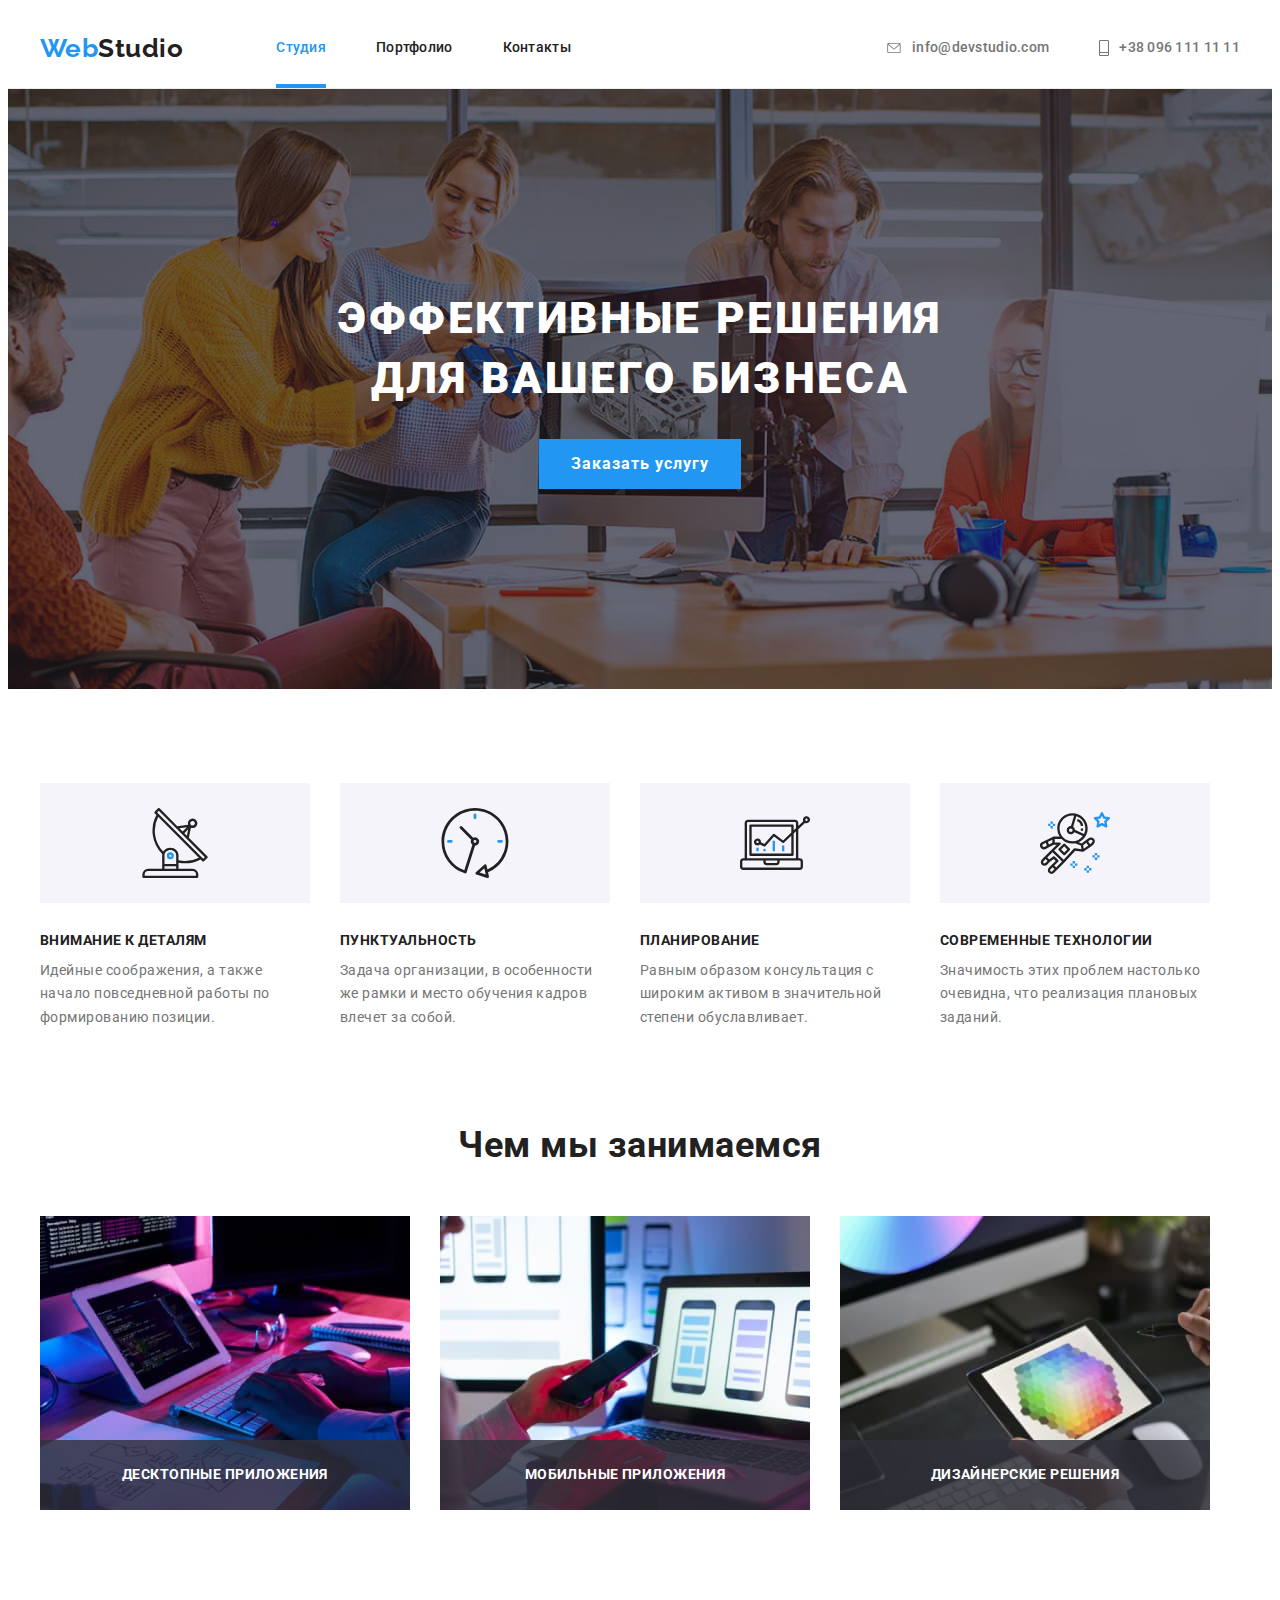
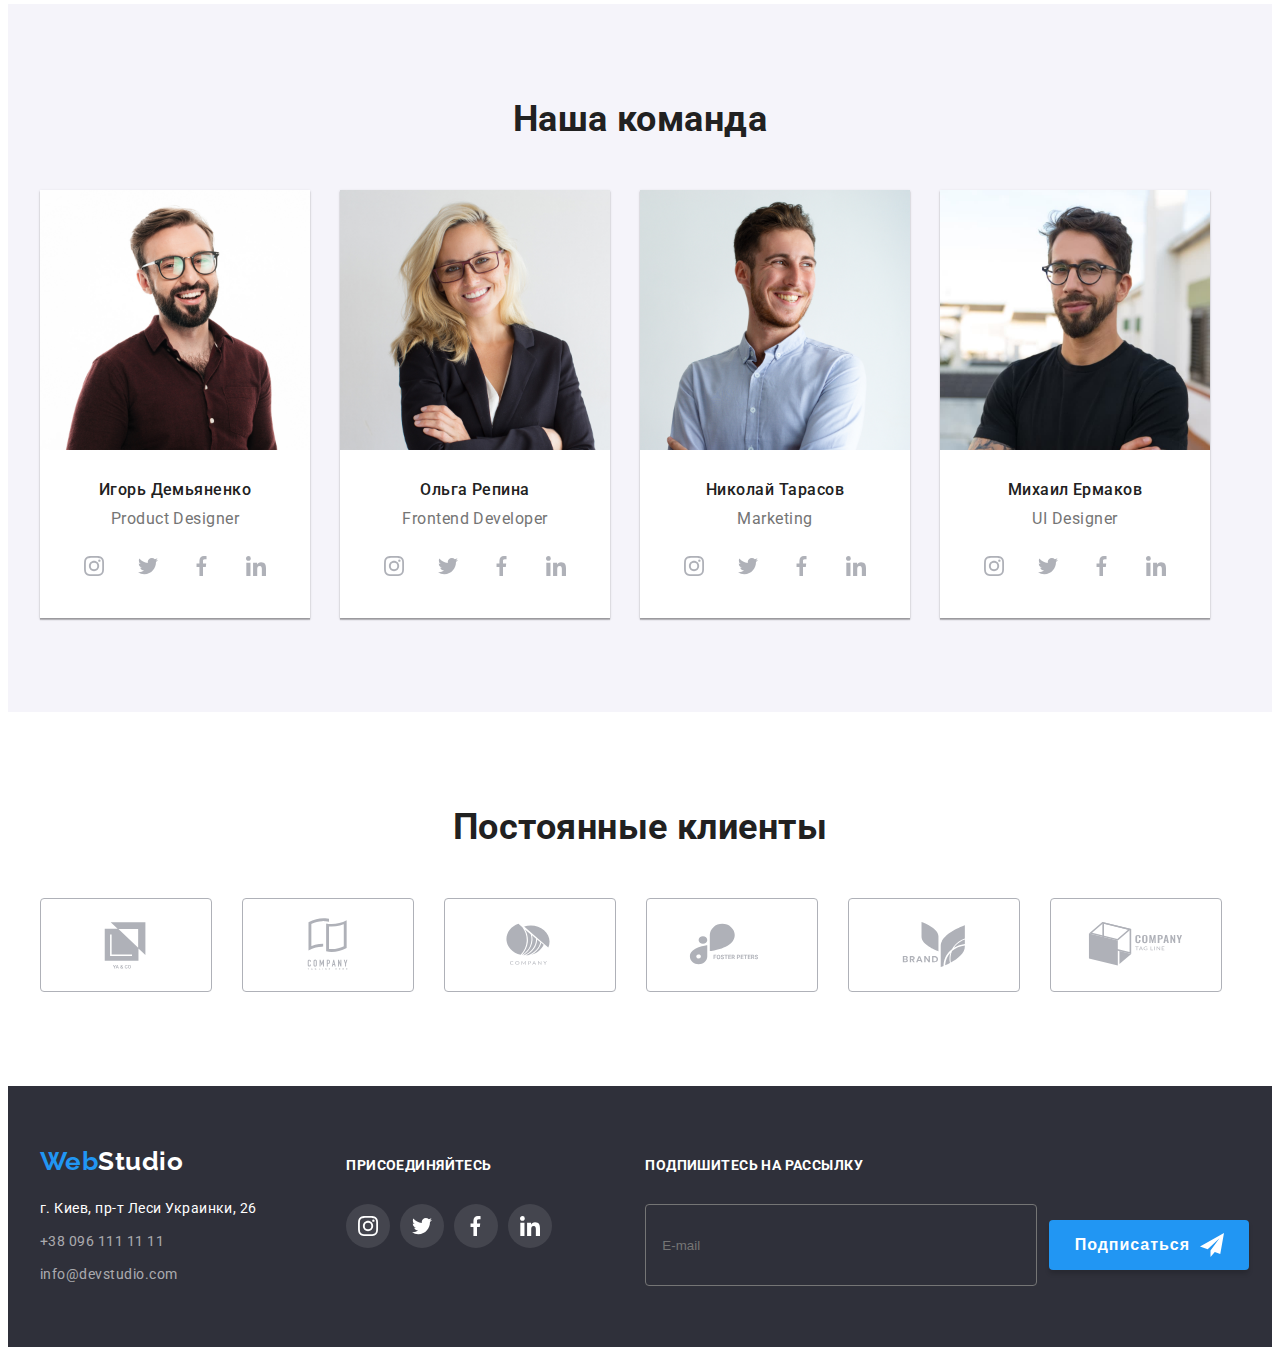
<file: index.html>
<!DOCTYPE html>
<html lang="ru">
  <head>
    <meta charset="utf-8" />
    <title>HTML5 це просто!</title>
    <link
      rel="stylesheet"
      href="https://cdnjs.cloudflare.com/ajax/libs/modern-normalize/1.1.0/modern-normalize.min.css"
      integrity="sha512-wpPYUAdjBVSE4KJnH1VR1HeZfpl1ub8YT/NKx4PuQ5NmX2tKuGu6U/JRp5y+Y8XG2tV+wKQpNHVUX03MfMFn9Q=="
      crossorigin="anonymous"
      referrerpolicy="no-referrer"
    />
    <link rel="stylesheet" href="./styles.css" />

    <link
      href="https://fonts.googleapis.com/css2?family=Raleway:wght@700&family=Roboto:wght@400;500;700;900&display=swap"
      rel="stylesheet"
    />
  </head>
  <body>
    <header class="">
      <!--Begin header-->
      <div class="header container">
        <nav>
          <a href="./index.html" aria-label="Логотип WebStudio" class="logo-web"
            ><span class="web">Web</span>Studio</a
          >
          <ul class="nav-list">
            <!--Begin nav-list-->
            <li><a href="./index.html" class="nav-item active">Студия</a></li>
            <li><a href="./portfolio.html" class="nav-item">Портфолио</a></li>
            <li><a href="" class="nav-item">Контакты</a></li>
            <!--End nav-list-->
          </ul>
        </nav>
        <ul class="kontakt-list">
          <li>
            <a href="mailto:info@devstudio.com">
              <svg class="mail" width="16" height="10">
                <use href="./images/svg/symbol-defs.svg#icon-mail"></use>
              </svg>
              info@devstudio.com</a
            >
          </li>
          <li>
            <a href="tel:+380961111111">
              <svg class="tel" width="10" height="16">
                <use href="./images/svg/symbol-defs.svg#icon-tel"></use>
              </svg>
              +38 096 111 11 11
            </a>
          </li>
        </ul>
      </div>
      <!--End header-->
    </header>
    <main>
      <section class="hero section">
        <!--Begin hero-content-->
        <div class="hero-content container">
          <h1>Эффективные решения для вашего бизнеса</h1>
          <button class="hero-btn" type="button" data-modal-open>
            Заказать услугу
          </button>
        </div>
        <!--Begin backdrop-->
        <div class="backdrop is-hidden" data-modal>
          <!--Begin modal-wrapper-->
          <div class="modal-wrapper">
            <button type="button" class="modal-btn" data-modal-close>
              <svg class="modal-btn-icon" width="11" height="11">
                <use
                  href="./images/modal_svg/symbol-defs_min.svg#icon-close"
                ></use>
              </svg>
            </button>
            <!--Begin label-block-->
            <div class="label-block">
              <h3 class="modal-title">
                Оставьте свои данные, мы вам перезвоним
              </h3>
              <!--Begin label-block-->
              <div class="modal-label">
                <!--Begin form-field-->

                <label class="form-label" for="modal-name">
                  <span class="form-title">Имя</span>

                  <input
                    id="modal-name"
                    class="modal-input"
                    type="text"
                    name="name"
                    placeholder=" "
                  />
                  <svg class="modal-icon">
                    <use
                      href="./images/modal_svg/symbol-defs_min.svg#icon-name"
                    ></use>
                  </svg>
                </label>

                <label class="form-label" for="modal-tel">
                  <span class="form-title">Телефон</span>
                  <svg class="modal-icon">
                    <use
                      href="./images/modal_svg/symbol-defs_min.svg#icon-tel"
                    ></use>
                  </svg>
                  <input
                    id="modal-tel"
                    class="modal-input"
                    type="tel"
                    name="tel"
                    placeholder=" "
                  />
                </label>

                <label class="form-label" for="modal-mail">
                  <span class="form-title">Почта</span>
                  <svg class="modal-icon">
                    <use
                      href="./images/modal_svg/symbol-defs_min.svg#icon-email"
                    ></use>
                  </svg>
                  <input
                    id="modal-mail"
                    class="modal-input"
                    type="email"
                    name="mail"
                    placeholder=" "
                  />
                </label>

                <label class="form-label"
                  ><span class="form-title">Комментарий</span>
                  <textarea
                    class="modal-textarea"
                    placeholder="Введите текст"
                  ></textarea>
                </label>
                <label class="form-label label-checkbox" for="modal-checkbox">
                  <input
                    class="form-checkbox visually-hidden"
                    type="checkbox"
                    name="checkbox"
                    id="modal-checkbox"
                  />
                  <span class="custom-checkbox">
                    <svg class="icon-checkbox">
                      <use
                        href="./images/modal_svg/symbol-defs_min.svg#icon-check"
                      ></use>
                    </svg>
                  </span>

                  <span class="checkbox-text"
                    >Соглашаюсь с рассылкой и принимаю
                    <a class="checkbox-text checkbox-link"
                      >Условия договора</a
                    ></span
                  >
                </label>
                <button type="submit" class="form-btn">Отправить</button>
              </div>
              <!--End label-block-->
            </div>
            <!--End label-block-->
          </div>
          <!--End modal-wrapper-->
        </div>
        <!--End backdrop-->
        <!--End hero-content-->
      </section>
      <section class="quality section">
        <!--Begin container-->
        <div class="container">
          <h2 class="visually-hidden">Качества фирмы</h2>
          <ul>
            <li>
              <div class="quality-block">
                <svg class="quality-icon">
                  <use href="./images/svg/symbol-defs.svg#icon-ant"></use>
                </svg>
              </div>
              <h3>Внимание к деталям</h3>
              <p>
                Идейные соображения, а также начало повседневной работы по
                формированию позиции.
              </p>
            </li>
            <li>
              <div class="quality-block">
                <svg class="quality-icon">
                  <use href="./images/svg/symbol-defs.svg#icon-clock"></use>
                </svg>
              </div>
              <h3>Пунктуальность</h3>
              <p>
                Задача организации, в особенности же рамки и место обучения
                кадров влечет за собой.
              </p>
            </li>
            <li>
              <div class="quality-block">
                <svg class="quality-icon">
                  <use href="./images/svg/symbol-defs.svg#icon-diag"></use>
                </svg>
              </div>
              <h3>Планирование</h3>
              <p>
                Равным образом консультация с широким активом в значительной
                степени обуславливает.
              </p>
            </li>
            <li>
              <div class="quality-block">
                <svg class="quality-icon">
                  <use href="./images/svg/symbol-defs.svg#icon-astro"></use>
                </svg>
              </div>
              <h3>Современные технологии</h3>
              <p>
                Значимость этих проблем настолько очевидна, что реализация
                плановых заданий.
              </p>
            </li>
          </ul>
        </div>
        <!--End container-->
      </section>
      <section class="section work">
        <!--Begin container-->
        <div class="container">
          <h2>Чем мы занимаемся</h2>
          <ul>
            <li class="work-link">
              <img
                src="./images/main_page/what_we_will_do/1.jpg"
                width="370"
                alt="Опис занять на фірмі"
              />
              <p>Десктопные приложения</p>
            </li>
            <li class="work-link">
              <img
                src="./images/main_page/what_we_will_do/2.jpg"
                width="370"
                alt="Опис занять на фірмі"
              />
              <p>Мобильные приложения</p>
            </li>
            <li class="work-link">
              <img
                src="./images/main_page/what_we_will_do/3.jpg"
                width="370"
                alt="Опис занять на фірмі"
              />
              <p>Дизайнерские решения</p>
            </li>
          </ul>
        </div>
        <!--End container-->
      </section>
      <section class="team section">
        <!--Begin -->
        <div class="container">
          <h2>Наша команда</h2>
          <ul>
            <li class="team-block">
              <img
                src="./images/main_page/our_members/1.jpg"
                width="270"
                alt="Перший член команди"
              />
              <!--Begin team-text-->
              <div class="team-text">
                <h3>Игорь Демьяненко</h3>
                <p lang="en">Product Designer</p>
                <ul class="team-link">
                  <li>
                    <a href="">
                      <svg class="team-icon">
                        <use
                          href="./images/svg/symbol-defs.svg#icon-inst"
                        ></use>
                      </svg>
                    </a>
                  </li>
                  <li>
                    <a href="">
                      <svg class="team-icon">
                        <use
                          href="./images/svg/symbol-defs.svg#icon-twitter"
                        ></use>
                      </svg>
                    </a>
                  </li>
                  <li>
                    <a href="">
                      <svg class="team-icon">
                        <use
                          href="./images/svg/symbol-defs.svg#icon-face"
                        ></use>
                      </svg>
                    </a>
                  </li>
                  <li>
                    <a href="">
                      <svg class="team-icon">
                        <use
                          href="./images/svg/symbol-defs.svg#icon-link"
                        ></use>
                      </svg>
                    </a>
                  </li>
                </ul>
              </div>
              <!--End team-text-->
            </li>
            <li class="team-block">
              <img
                src="./images/main_page/our_members/2.jpg"
                width="270"
                alt="Другий член команди"
              />
              <!--Begin team-text-->
              <div class="team-text">
                <h3>Ольга Репина</h3>
                <p lang="en">Frontend Developer</p>
                <ul class="team-link">
                  <li>
                    <a href="">
                      <svg class="team-icon">
                        <use
                          href="./images/svg/symbol-defs.svg#icon-inst"
                        ></use>
                      </svg>
                    </a>
                  </li>
                  <li>
                    <a href="">
                      <svg class="team-icon">
                        <use
                          href="./images/svg/symbol-defs.svg#icon-twitter"
                        ></use>
                      </svg>
                    </a>
                  </li>
                  <li>
                    <a href="">
                      <svg class="team-icon">
                        <use
                          href="./images/svg/symbol-defs.svg#icon-face"
                        ></use>
                      </svg>
                    </a>
                  </li>
                  <li>
                    <a href="">
                      <svg class="team-icon">
                        <use
                          href="./images/svg/symbol-defs.svg#icon-link"
                        ></use>
                      </svg>
                    </a>
                  </li>
                </ul>
              </div>
              <!--End team-text-->
            </li>
            <li class="team-block">
              <img
                src="./images/main_page/our_members/3.jpg"
                width="270"
                alt="Третій член команди"
              />
              <!--Begin team-text-->
              <div class="team-text">
                <h3>Николай Тарасов</h3>
                <p lang="en">Marketing</p>
                <ul class="team-link">
                  <li>
                    <a href="">
                      <svg class="team-icon">
                        <use
                          href="./images/svg/symbol-defs.svg#icon-inst"
                        ></use>
                      </svg>
                    </a>
                  </li>
                  <li>
                    <a href="">
                      <svg class="team-icon">
                        <use
                          href="./images/svg/symbol-defs.svg#icon-twitter"
                        ></use>
                      </svg>
                    </a>
                  </li>
                  <li>
                    <a href="">
                      <svg class="team-icon">
                        <use
                          href="./images/svg/symbol-defs.svg#icon-face"
                        ></use>
                      </svg>
                    </a>
                  </li>
                  <li>
                    <a href="">
                      <svg class="team-icon">
                        <use
                          href="./images/svg/symbol-defs.svg#icon-link"
                        ></use>
                      </svg>
                    </a>
                  </li>
                </ul>
              </div>
              <!--End team-text-->
            </li>
            <li class="team-block">
              <img
                src="./images/main_page/our_members/4.jpg"
                width="270"
                alt="Четвертий член команди"
              />
              <!--Begin team-text-->
              <div class="team-text">
                <h3>Михаил Ермаков</h3>
                <p>UI Designer</p>
                <ul class="team-link">
                  <li>
                    <a href="">
                      <svg class="team-icon">
                        <use
                          href="./images/svg/symbol-defs.svg#icon-inst"
                        ></use>
                      </svg>
                    </a>
                  </li>
                  <li>
                    <a href="">
                      <svg class="team-icon">
                        <use
                          href="./images/svg/symbol-defs.svg#icon-twitter"
                        ></use>
                      </svg>
                    </a>
                  </li>
                  <li>
                    <a href="">
                      <svg class="team-icon">
                        <use
                          href="./images/svg/symbol-defs.svg#icon-face"
                        ></use>
                      </svg>
                    </a>
                  </li>
                  <li>
                    <a href="">
                      <svg class="team-icon">
                        <use
                          href="./images/svg/symbol-defs.svg#icon-link"
                        ></use>
                      </svg>
                    </a>
                  </li>
                </ul>
              </div>
              <!--End team-text-->
            </li>
          </ul>
        </div>
        <!--End -->
      </section>
      <section class="clients section">
        <div class="container">
          <h2>Постоянные клиенты</h2>
          <ul class="clients-list">
            <li class="">
              <a href="" class="">
                <svg width="" class="clients-icon">
                  <use href="./images/svg/symbol-defs.svg#icon-Logo1"></use>
                </svg>
              </a>
            </li>
            <li>
              <a href="">
                <svg width="" class="clients-icon">
                  <use href="./images/svg/symbol-defs.svg#icon-Logo2"></use>
                </svg>
              </a>
            </li>
            <li>
              <a href="">
                <svg width="" class="clients-icon">
                  <use href="./images/svg/symbol-defs.svg#icon-Logo3"></use>
                </svg>
              </a>
            </li>
            <li>
              <a href="">
                <svg width="" class="clients-icon">
                  <use href="./images/svg/symbol-defs.svg#icon-Logo4"></use>
                </svg>
              </a>
            </li>
            <li>
              <a href="">
                <svg width="" class="clients-icon">
                  <use href="./images/svg/symbol-defs.svg#icon-Logo5"></use>
                </svg>
              </a>
            </li>
            <li>
              <a href="">
                <svg width="" class="clients-icon">
                  <use href="./images/svg/symbol-defs.svg#icon-Logo6"></use>
                </svg>
              </a>
            </li>
          </ul>
        </div>
      </section>
    </main>
    <footer>
      <!--Begin -->
      <div class="footer container footer-block">
        <!--Begin footer-text-->
        <div class="footer-text">
          <a class="footer-logo logo-web" href=""
            ><span class="web">Web</span>Studio</a
          >
          <address>
            <p>г. Киев, пр-т Леси Украинки, 26</p>
            <!--Begin footer-info-->
            <ul class="footer-info">
              <li><a href="tel:+380961111111">+38 096 111 11 11</a></li>
              <li>
                <a href="mailto:info@devstudio.com">info@devstudio.com</a>
              </li>
            </ul>
            <!--End footer-info-->
          </address>
        </div>
        <div class="footer-links">
          <h3>присоединяйтесь</h3>
          <ul class="links">
            <li>
              <a href="">
                <svg class="team-icon">
                  <use href="./images/svg/symbol-defs.svg#icon-inst"></use>
                </svg>
              </a>
            </li>
            <li>
              <a href="">
                <svg class="team-icon">
                  <use href="./images/svg/symbol-defs.svg#icon-twitter"></use>
                </svg>
              </a>
            </li>
            <li>
              <a href="">
                <svg class="team-icon">
                  <use href="./images/svg/symbol-defs.svg#icon-face"></use>
                </svg>
              </a>
            </li>
            <li>
              <a href="">
                <svg class="team-icon">
                  <use href="./images/svg/symbol-defs.svg#icon-link"></use>
                </svg>
              </a>
            </li>
          </ul>
        </div>
        <!--End footer-text-->
        <div class="subscribe">
          <h3>Подпишитесь на рассылку</h3>
          <form class="subscribe-form">
            <label class="">
              <input
                class="subscribe-input"
                type="email"
                name="email"
                placeholder="E-mail"
              />
            </label>
            <button class="subscribe-btn" type="submit">
              Подписаться
              <svg class="subscribe-icon">
                <use
                  href="./images/modal_svg/symbol-defs_min.svg#icon-teleg"
                ></use>
              </svg>
            </button>
          </form>
        </div>
      </div>
      <!--End -->
    </footer>
    <script src="./js/modal.js"></script>
  </body>
</html>
</file>
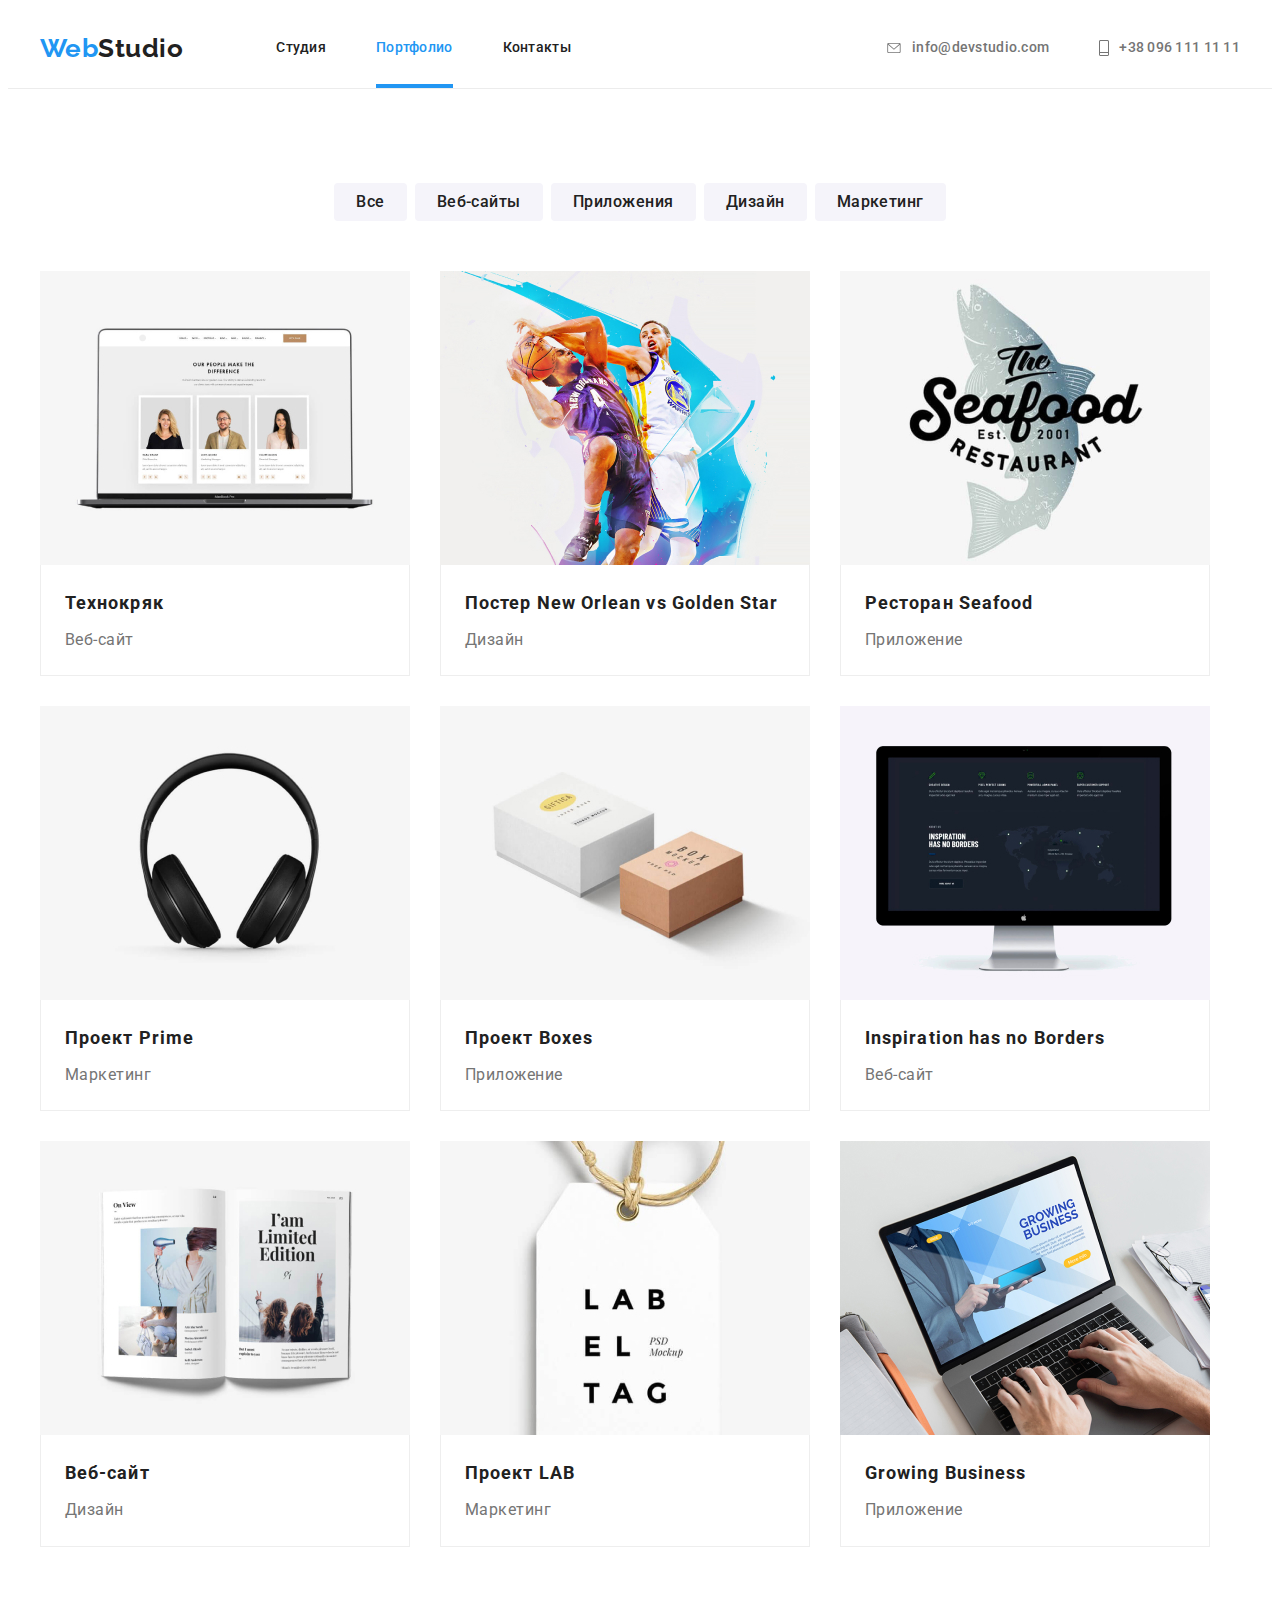
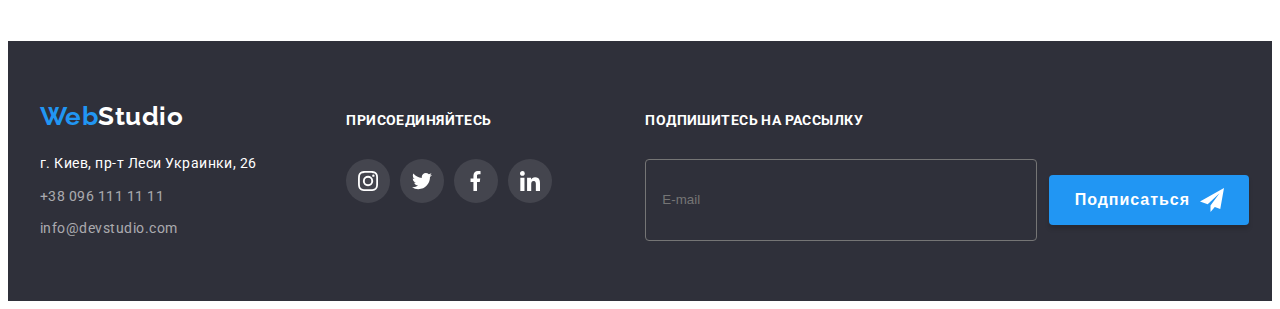
<file: portfolio.html>
<!DOCTYPE html>
<html lang="ru">
  <head>
    <meta charset="utf-8" />
    <title>Any Title</title>
    <link
      rel="stylesheet"
      href="https://cdnjs.cloudflare.com/ajax/libs/modern-normalize/1.1.0/modern-normalize.min.css"
      integrity="sha512-wpPYUAdjBVSE4KJnH1VR1HeZfpl1ub8YT/NKx4PuQ5NmX2tKuGu6U/JRp5y+Y8XG2tV+wKQpNHVUX03MfMFn9Q=="
      crossorigin="anonymous"
      referrerpolicy="no-referrer"
    />
    <link rel="stylesheet" href="./styles.css" />
    <link
      href="https://fonts.googleapis.com/css2?family=Raleway:wght@700&family=Roboto:wght@400;500;700;900&display=swap"
      rel="stylesheet"
    />
  </head>
  <body>
    <header class="">
      <!--Begin header-->
      <div class="header container">
        <nav>
          <a href="./index.html" aria-label="Логотип WebStudio" class="logo-web"
            ><span class="web">Web</span>Studio</a
          >
          <ul class="nav-list">
            <!--Begin nav-list-->
            <li><a href="./index.html" class="nav-item">Студия</a></li>
            <li>
              <a href="./portfolio.html" class="nav-item active">Портфолио</a>
            </li>
            <li><a href="" class="nav-item">Контакты</a></li>
            <!--End nav-list-->
          </ul>
        </nav>
        <ul class="kontakt-list">
          <li>
            <a href="mailto:info@devstudio.com">
              <svg class="mail" width="16" height="10">
                <use href="./images/svg/symbol-defs.svg#icon-mail"></use>
              </svg>
              info@devstudio.com</a
            >
          </li>
          <li>
            <a href="tel:+380961111111">
              <svg class="tel" width="10" height="16">
                <use href="./images/svg/symbol-defs.svg#icon-tel"></use>
              </svg>
              +38 096 111 11 11
            </a>
          </li>
        </ul>
      </div>
      <!--End header-->
    </header>
    <main>
      <section class="section">
        <!--Begin container-->
        <div class="container portfolio">
          <h2 class="visually-hidden">Portfolio</h2>
          <ul class="portfolio-button">
            <li><button type="button">Все</button></li>
            <li><button type="button">Веб-сайты</button></li>
            <li><button type="button">Приложения</button></li>
            <li><button type="button">Дизайн</button></li>
            <li><button type="button">Маркетинг</button></li>
          </ul>
          <ul class="portfolio-img">
            <li class="">
              <a href="./" class="portfolio-link">
                <!--Begin overley-box-->
                <!--Begin -->
                <div class="overlay-box">
                  <img
                    width="370"
                    alt="Технокряк"
                    src="./images/portfolio_page_img/img.jpg"
                  />
                  <!--Begin overlay-->
                  <div class="overlay">
                    <p class="overlay-text">
                      Ресурс предлагает комплексные предложения с разным уровнем
                      функционала и сервисов. Все это позволит посетителю
                      получить исчерпывающие сведения о компании или частном
                      лице.
                    </p>
                    <!--End overlay-->
                  </div>
                </div>
                <!--End -->

                <!--End overley-box-->

                <!--Begin portfolio-text-->
                <div class="portfolio-text">
                  <h3>Технокряк</h3>
                  <p>Веб-сайт</p>
                </div>
                <!--End portfolio-text-->
              </a>
            </li>
            <li>
              <a href="./" class="portfolio-link">
                <div class="overlay-box">
                  <img
                    width="370"
                    alt="Постер"
                    src="./images/portfolio_page_img/img(1).jpg"
                  />
                  <!--Begin overlay-->
                  <div class="overlay">
                    <p class="overlay-text">
                      Ресурс предлагает комплексные предложения с разным уровнем
                      функционала и сервисов. Все это позволит посетителю
                      получить исчерпывающие сведения о компании или частном
                      лице.
                    </p>
                    <!--End overlay-->
                  </div>
                </div>
                <!--Begin portfolio-text-->
                <div class="portfolio-text">
                  <h3>Постер New Orlean vs Golden Star</h3>
                  <p>Дизайн</p>
                </div>
                <!--End portfolio-text-->
              </a>
            </li>
            <li>
              <a href="" class="portfolio-link">
                <div class="overlay-box">
                  <img
                    width="370"
                    alt="Ресторан Seafood"
                    src="./images/portfolio_page_img/img(2).jpg"
                  />
                  <!--Begin overlay-->
                  <div class="overlay">
                    <p class="overlay-text">
                      Ресурс предлагает комплексные предложения с разным уровнем
                      функционала и сервисов. Все это позволит посетителю
                      получить исчерпывающие сведения о компании или частном
                      лице.
                    </p>
                    <!--End overlay-->
                  </div>
                </div>
                <!--Begin portfolio-text-->
                <div class="portfolio-text">
                  <h3>Ресторан Seafood</h3>
                  <p>Приложение</p>
                </div>
                <!--End portfolio-text-->
              </a>
            </li>
            <li>
              <a href="" class="portfolio-link">
                <div class="overlay-box">
                  <img
                    width="370"
                    alt="Проект Prime"
                    src="./images/portfolio_page_img/img(3).jpg"
                  />
                  <!--Begin overlay-->
                  <div class="overlay">
                    <p class="overlay-text">
                      Ресурс предлагает комплексные предложения с разным уровнем
                      функционала и сервисов. Все это позволит посетителю
                      получить исчерпывающие сведения о компании или частном
                      лице.
                    </p>
                    <!--End overlay-->
                  </div>
                </div>
                <!--Begin portfolio-text-->
                <div class="portfolio-text">
                  <h3>Проект Prime</h3>
                  <p>Маркетинг</p>
                </div>
                <!--End portfolio-text-->
              </a>
            </li>
            <li>
              <a href="" class="portfolio-link">
                <div class="overlay-box">
                  <img
                    width="370"
                    alt="Проект Boxes"
                    src="./images/portfolio_page_img/img(4).jpg"
                  />
                  <!--Begin overlay-->
                  <div class="overlay">
                    <p class="overlay-text">
                      Ресурс предлагает комплексные предложения с разным уровнем
                      функционала и сервисов. Все это позволит посетителю
                      получить исчерпывающие сведения о компании или частном
                      лице.
                    </p>
                    <!--End overlay-->
                  </div>
                </div>
                <!--Begin portfolio-text-->
                <div class="portfolio-text">
                  <h3>Проект Boxes</h3>
                  <p>Приложение</p>
                </div>
                <!--End portfolio-text-->
              </a>
            </li>
            <li>
              <a href="" class="portfolio-link">
                <div class="overlay-box">
                  <img
                    width="370"
                    alt="Inspiration has no Borders"
                    src="./images/portfolio_page_img/img(5).jpg"
                  />
                  <!--Begin overlay-->
                  <div class="overlay">
                    <p class="overlay-text">
                      Ресурс предлагает комплексные предложения с разным уровнем
                      функционала и сервисов. Все это позволит посетителю
                      получить исчерпывающие сведения о компании или частном
                      лице.
                    </p>
                    <!--End overlay-->
                  </div>
                </div>
                <!--Begin portfolio-text-->
                <div class="portfolio-text">
                  <h3>Inspiration has no Borders</h3>
                  <p>Веб-сайт</p>
                </div>
                <!--End portfolio-text-->
              </a>
            </li>
            <li>
              <a href="" class="portfolio-link">
                <div class="overlay-box">
                  <img
                    width="370"
                    alt="Веб-сайт"
                    src="./images/portfolio_page_img/img(6).jpg"
                  />
                  <!--Begin overlay-->
                  <div class="overlay">
                    <p class="overlay-text">
                      Ресурс предлагает комплексные предложения с разным уровнем
                      функционала и сервисов. Все это позволит посетителю
                      получить исчерпывающие сведения о компании или частном
                      лице.
                    </p>
                    <!--End overlay-->
                  </div>
                </div>
                <!--Begin portfolio-text-->
                <div class="portfolio-text">
                  <h3>Веб-сайт</h3>
                  <p>Дизайн</p>
                </div>
                <!--End portfolio-text-->
              </a>
            </li>
            <li>
              <a href="" class="portfolio-link">
                <div class="overlay-box">
                  <img
                    width="370"
                    alt="Проект LAB"
                    src="./images/portfolio_page_img/img(7).jpg"
                  />
                  <!--Begin overlay-->
                  <div class="overlay">
                    <p class="overlay-text">
                      Ресурс предлагает комплексные предложения с разным уровнем
                      функционала и сервисов. Все это позволит посетителю
                      получить исчерпывающие сведения о компании или частном
                      лице.
                    </p>
                    <!--End overlay-->
                  </div>
                </div>
                <!--Begin portfolio-text-->
                <div class="portfolio-text">
                  <h3>Проект LAB</h3>
                  <p>Маркетинг</p>
                </div>
                <!--End portfolio-text-->
              </a>
            </li>
            <li>
              <a href="" class="portfolio-link">
                <div class="overlay-box">
                  <img
                    width="370"
                    alt="Growing Business"
                    src="./images/portfolio_page_img/img(8).jpg"
                  />
                  <!--Begin overlay-->
                  <div class="overlay">
                    <p class="overlay-text">
                      Ресурс предлагает комплексные предложения с разным уровнем
                      функционала и сервисов. Все это позволит посетителю
                      получить исчерпывающие сведения о компании или частном
                      лице.
                    </p>
                    <!--End overlay-->
                  </div>
                </div>
                <!--Begin portfolio-text-->
                <div class="portfolio-text">
                  <h3>Growing Business</h3>
                  <p>Приложение</p>
                </div>
                <!--End portfolio-text-->
              </a>
            </li>
          </ul>
        </div>
        <!--End container-->
      </section>
    </main>
    <footer>
      <!--Begin -->
      <div class="footer container footer-block">
        <!--Begin footer-text-->
        <div class="footer-text">
          <a class="footer-logo logo-web" href=""
            ><span class="web">Web</span>Studio</a
          >
          <address>
            <p>г. Киев, пр-т Леси Украинки, 26</p>
            <!--Begin footer-info-->
            <ul class="footer-info">
              <li><a href="tel:+380961111111">+38 096 111 11 11</a></li>
              <li>
                <a href="mailto:info@devstudio.com">info@devstudio.com</a>
              </li>
            </ul>
            <!--End footer-info-->
          </address>
        </div>
        <div class="footer-links">
          <h3>присоединяйтесь</h3>
          <ul class="links">
            <li>
              <a href="">
                <svg class="team-icon">
                  <use href="./images/svg/symbol-defs.svg#icon-inst"></use>
                </svg>
              </a>
            </li>
            <li>
              <a href="">
                <svg class="team-icon">
                  <use href="./images/svg/symbol-defs.svg#icon-twitter"></use>
                </svg>
              </a>
            </li>
            <li>
              <a href="">
                <svg class="team-icon">
                  <use href="./images/svg/symbol-defs.svg#icon-face"></use>
                </svg>
              </a>
            </li>
            <li>
              <a href="">
                <svg class="team-icon">
                  <use href="./images/svg/symbol-defs.svg#icon-link"></use>
                </svg>
              </a>
            </li>
          </ul>
        </div>
        <!--End footer-text-->
        <div class="subscribe">
          <h3>Подпишитесь на рассылку</h3>
          <form class="subscribe-form">
            <label class="">
              <input
                class="subscribe-input"
                type="email"
                name="email"
                placeholder="E-mail"
              />
            </label>
            <button class="subscribe-btn" type="submit">
              Подписаться
              <svg class="subscribe-icon">
                <use
                  href="./images/modal_svg/symbol-defs_min.svg#icon-teleg"
                ></use>
              </svg>
            </button>
          </form>
        </div>
      </div>
      <!--End -->
    </footer>
  </body>
</html>
</file>
<file: styles.css>
:root {
  --text-color: #212121;
  --blue: #2196f3;
  --background-blue: rgba(33, 150, 243, 0.9);
  --white: #ffffff;
  /* --lite-grey: #e5e5e5; */
  --dark-grey: #2f303a;
  --texr-p: #757575;
  --footer-text: rgba(255, 255, 255, 0.6);
  --portfolio-pages: #eeeeee;
  --portfolio-button: #f5f4fa;
  --clients-icon: #afb1b8;
  --time-cubic: cubic-bezier(0.4, 0, 0.2, 1);
  --time: 250ms;
  --modal-border-color: rgba(33, 33, 33, 0.2);
}
body {
  font-family: "Raleway", sans-serif;
  font-family: "Roboto", sans-serif;
  color: var(--text-color);
  background-color: var(--white);
  letter-spacing: 0.03em;
}
.container {
  margin-left: auto;
  margin-right: auto;
  width: 1200px;
  padding-left: 15px;
  padding-right: 15px;
  /* outline: 1px solid tomato; */
}
.section {
  padding-top: 94px;
  /* outline: 1px solid green; */
}
.section:last-child {
  padding-bottom: 94px;
}
svg {
  fill: currentColor;
}
img {
  display: block;
}
h1 {
  padding: 0;
  margin: 0;
  font-weight: 900;
  color: var(--white);
  text-align: center;
  letter-spacing: 0.06em;
  text-transform: uppercase;
  font-size: 44px;
  line-height: 1.36;
}
h2 {
  padding: 0;
  margin: 0;
  margin-bottom: 50px;
  font-weight: 700;
  font-size: 36px;
  line-height: 1.17;
  text-align: center;
  color: var(--text-color);
}
h3 {
  padding: 0;
  margin: 0;
}
p,
ul {
  list-style: none;
  padding: 0;
  margin: 0;
}
button {
  cursor: pointer;
  border: none;
}

.visually-hidden {
  position: absolute;
  width: 1px;
  height: 1px;
  margin: -1px;
  border: 0;
  padding: 0;
  white-space: nowrap;
  clip-path: inset(100%);
  clip: rect(0 0 0 0);
  overflow: hidden;
}
.active {
  color: var(--blue);
}
.active.nav-item::after {
  width: 100%;
}
.is-hidden {
  visibility: hidden;
  opacity: 0;
  pointer-events: none;
}
/* main page */
/* .header  */
header {
  border-bottom: 1px solid #ececec;
}
.header {
  display: flex;
  align-items: center;
  justify-content: space-between;
}
nav {
  display: flex;
  text-decoration: none;
}
nav a {
  display: flex;
  align-items: center;
  font-size: 26px;
  color: var(--text-color);
  text-decoration: none;
}
.web {
  font-size: 26px;
  color: var(--blue);
}

.nav-list {
  display: flex;
  list-style: none;
  align-items: center;
}
.nav-list li {
  margin-right: 50px;
}
.nav-list li:last-child {
  margin-right: 0px;
}
.nav-item {
  position: relative;
  font-size: 14px;
  font-weight: 500;
  line-height: 1.14;
  letter-spacing: 0.02em;
  padding: 32px 0;
  display: block;
  transition: color var(--time) var(--time-cubic);
}
.nav-item::after {
  display: block;
  position: absolute;
  left: 0;
  bottom: 0;
  width: 0%;
  height: 4px;
  background-color: var(--blue);
  content: "";
  transition: width var(--time) var(--time-cubic);
}

/* .nav-item:hover::after {
  width: 100%;
} */
.nav-item:hover,
.nav-item:focus {
  fill: var(--blue);
  color: var(--blue);
}

.kontakt-list a:hover,
.kontakt-list a:focus {
  color: var(--blue);
}
.kontakt-list svg:hover,
.kontakt-list svg:focus {
  fill: var(--blue);
}

.kontakt-list {
  display: flex;
  list-style: none;
  text-decoration: none;
}
.kontakt-list li {
  margin-right: 50px;
}
.kontakt-list li:last-child {
  margin-right: 0px;
}
.kontakt-list a {
  display: flex;
  align-items: center;
  color: var(--texr-p);
  text-decoration: none;
  font-weight: 500;
  font-size: 14px;
  line-height: 1.14;
  letter-spacing: 0.02em;
  padding: 32px 0;
  transition: color var(--time) var(--time-cubic);
}
.kontakt-list svg {
  margin-right: 10px;
}
.logo-web {
  font-family: "Raleway", sans-serif;
  font-weight: 700;
  margin-right: 93px;
}
/* end .header  */
/* main */
/* section hero */
.hero {
  max-width: 1600px;
  flex-direction: column;
  align-items: center;

  color: var(--white);
  padding-top: 200px;
  padding-bottom: 200px;
  background-image: linear-gradient(
      to right,
      rgba(47, 48, 58, 0.4),
      rgba(47, 48, 58, 0.4)
    ),
    url("./images/main_page/hero.jpg");
  background-position: center;

  margin: 0 auto;
}

.hero-content {
  text-align: center;
}
.hero h1 {
  max-width: 696px;
  margin: 0 auto 30px auto;
}
.hero-btn {
  border: none;
  padding: 10px 32px;
  justify-content: center;
  font-family: "Roboto";
  background-color: var(--blue);
  font-weight: 700;
  font-size: 16px;
  line-height: 1.88;
  text-align: center;
  letter-spacing: 0.06em;
  color: var(--white);
  transition: background-color var(--time) var(--time-cubic);
}
.hero-btn:hover {
  background-color: #188ce8;
}
/* modal */
.backdrop {
  position: fixed;
  top: 0;
  left: 0;
  width: 100%;
  height: 100%;
  background-color: rgba(0, 0, 0, 0.2);
  z-index: 100;
  transition: visibility var(--time) var(--time-cubic),
    opacity var(--time) var(--time-cubic);
}

.modal-wrapper {
  padding: 40px;
  position: absolute;
  top: 50%;
  left: 50%;
  transform: translate(-50%, -50%);
  width: 528px;
  height: 581px;
  color: var(--text-color);
  background-color: var(--white);
  border-radius: 4px;
  box-shadow: 0px 1px 3px rgba(0, 0, 0, 0.12), 0px 1px 1px rgba(0, 0, 0, 0.14),
    0px 2px 1px rgba(0, 0, 0, 0.2);
  animation-name: visible-modal;
  animation-duration: 1000ms;
  animation-timing-function: linear;
}
@keyframes visible-modal {
  0% {
    opacity: 0;
    transform: scale(0.2);
  }

  50% {
    opacity: 0.5;
    transform: scale(0.5), translate(-50%, -50%);
  }
  100% {
    opacity: 1;
    transform: scale(1), translate(-50%, -50%);
  }
}
.modal-btn {
  position: absolute;
  width: 30px;
  height: 30px;
  border: 1px solid rgba(0, 0, 0, 0.1);
  background-color: white;
  background-repeat: no-repeat;
  background-position: center;
  top: 8px;
  right: 8px;
  border-radius: 50%;
  fill: black;
  display: flex;
  align-items: center;
  justify-content: center;
  cursor: pointer;
}
.modal-btn-icon {
  transition: fill var(--time) var(--time-cubic);
}

.modal-btn:hover .modal-btn-icon {
  fill: var(--blue);
}

/* .modal-btn {
  display: flex;
  align-items: center;
  margin: 8px;
  margin-bottom: 0px;
  border-radius: 50%;
  padding: 10px;
  border: none;
  justify-content: center;
  background-color: var(--blue);
  background-image: url("./images/modal_svg/x-white.svg");
  background-position: center;
  width: 30px;
  height: 30px;
  background-repeat: no-repeat;
  font-weight: 700;
  font-size: 16px;
  text-align: center;
  color: var(--white);
  transition: border var(--time) var(--time-cubic),
    background-color var(--time) var(--time-cubic),
    color var(--time) var(--time-cubic), transform var(--time) var(--time-cubic);
} */
/* .modal-btn:hover {
  border: 2px solid var(--blue);
  background-color: white;
  color: var(--blue);
  transform: rotate(360deg);
  background-image: url("./images/modal_svg/x-black.svg");
} */
/* .label-block {
  margin: 40px;
  margin-top: 2px;
} */
.modal-title {
  font-family: "Roboto";
  font-weight: 700;
  font-size: 20px;
  line-height: 1.15;
  text-align: center;
  letter-spacing: 0.03em;
  margin-bottom: 12px;
}
.modal-label {
  display: flex;
  flex-direction: column;
}
.form-label {
  position: relative;
  display: flex;
  flex-direction: column;
}
.form-title {
  font-size: 12px;
  line-height: 1.16;
  letter-spacing: 0.01em;
  color: var(--texr-p);
  transition: color var(--time) var(--time-cubic);
}
.modal-input {
  margin-top: 4px;
  height: 40px;
  width: 100%;
  margin-bottom: 10px;
  padding-left: 42px;
  border: 1px solid var(--modal-border-color);
  outline: transparent;
  border-radius: 4px;
  transition: border-color var(--time) var(--time-cubic),
    color var(--time) var(--time-cubic);
}
.modal-label textarea {
  resize: none;
  width: 100%;
  height: 120px;
  margin-top: 4px;
}

.modal-icon {
  width: 18px;
  height: 18px;
  position: absolute;
  left: 15px;
  top: 42%;
  transition: fill var(--time) var(--time-cubic);
}
.modal-textarea {
  border: 1px solid var(--modal-border-color);
  outline: transparent;
  border-radius: 4px;
  padding: 12px 16px;
  transition: border-color var(--time) var(--time-cubic),
    color var(--time) var(--time-cubic);
}
.modal-textarea::placeholder {
  font-family: "Roboto";

  font-size: 14px;
  line-height: 1.14;
  letter-spacing: 0.01em;

  color: rgba(117, 117, 117, 0.5);
}
.form-label:focus-within .modal-icon {
  fill: var(--blue);
}
.form-label:focus-within .modal-input,
.form-label:focus-within .modal-textarea {
  border-color: var(--blue);
  color: var(--blue);
}
.form-label:focus-within .form-title {
  color: var(--blue);
}
.label-checkbox {
  display: flex;
  align-items: center;
  justify-content: center;
  margin-top: 20px;
  margin-bottom: 30px;
  flex-direction: row;
}
.custom-checkbox {
  display: flex;
  align-items: center;
  justify-content: center;
  width: 16px;
  height: 15px;
  margin-right: 8px;
  border-radius: 2px;
  outline: 1px solid var(--text-color);
  transition: border-color var(--time) var(--time-cubic),
    outline var(--time) var(--time-cubic);
}
.checkbox-text {
  font-size: 14px;
  line-height: 1.71;
  letter-spacing: 0.03em;
  color: var(--texr-p);
}
.checkbox-link {
  color: var(--blue);
  text-decoration: underline;
  cursor: pointer;
}
.icon-checkbox {
  opacity: 0;
  transition: opacity var(--time) var(--time-cubic),
    fill var(--time) var(--time-cubic);
}
.form-checkbox:checked + .custom-checkbox {
  background-color: var(--blue);
  outline: none;
}
.form-checkbox:checked + .custom-checkbox .icon-checkbox {
  opacity: 1;
  fill: var(--white);
}
.form-btn {
  background: var(--blue);
  box-shadow: 0px 4px 4px rgba(0, 0, 0, 0.15);
  border-radius: 4px;
  font-weight: 700;
  font-size: 16px;
  line-height: 1.88;
  display: flex;
  align-items: center;
  justify-content: center;
  letter-spacing: 0.06em;
  width: 200px;
  height: 50px;
  margin: 0 auto;
  color: var(--white);
  transition: border-color var(--time) var(--time-cubic);
}
.form-btn:hover,
.form-btn:focus {
  background-color: rgba(24, 140, 232, 1);
}
/* .form-label:focus-within .form-label,
.form-label:focus .form-label {
  color: #188ce8;
} */
/* end modal */

/* end section hero */
/* section quality */
.quality {
  font-size: 14px;
  background-color: var(--white);
}
.quality ul {
  display: flex;
}
.quality li {
  /* outline: 1px solid tomato; */
  list-style: none;
  width: 270px;
  margin-right: 30px;
}
.quality li:last-child {
  margin-right: 0px;
}
.quality li > h3 {
  margin-bottom: 10px;
  color: var(--text-color);
  font-weight: 700;
  text-transform: uppercase;
  line-height: 1.14;
  font-size: 14px;
}
.quality li > p {
  color: var(--texr-p);
  line-height: 1.7;
}
.quality-block {
  display: flex;
  align-items: center;
  justify-content: center;
  background-color: var(--portfolio-button);
  margin-bottom: 30px;
  width: 270px;
  height: 120px;
}
.quality-icon {
  width: 70px;
  height: 70px;
}

/* end section quality */
/* section work */
.work {
  background-color: var(--white);
  padding-bottom: 94px;
}
.work ul {
  display: flex;
}
.work-link {
  position: relative;
  list-style: none;
  margin-right: 30px;
}
.work-link:last-child {
  margin-right: 0;
}
.work-link p {
  position: absolute;
  display: flex;
  align-items: center;
  justify-content: center;
  color: white;
  content: "";
  position: absolute;
  left: 0;
  bottom: 0;
  width: 100%;
  height: 70px;
  background-color: rgba(47, 48, 58, 0.8);
  font-weight: bold;
  font-size: 14px;
  line-height: 1.14;
  letter-spacing: 0.03em;
  text-transform: uppercase;
}
/* .work-link::after {
  display: flex;
  align-items: center;
  justify-content: center;
  color: white;
  content: "";
  position: absolute;
  left: 0;
  bottom: 0;
  width: 100%;
  height: 70px;
  background-color: rgba(47, 48, 58, 0.8);
  font-weight: bold;
  font-size: 14px;
  line-height: 1.14;
  letter-spacing: 0.03em;
  text-transform: uppercase;
} */
/* .work-first.work-link::after {
  content: "Десктопные приложения";
}
.work-second.work-link::after {
  content: "Мобильные приложения";
}
.work-third.work-link::after {
  content: "Дизайнерские решения";
} */

/* end section work */
/* section team */
.team {
  background-color: #f5f4fa;
  padding-bottom: 94px;
}
.team ul {
  display: flex;
}

.team-block {
  background-color: var(--white);
  box-shadow: 0px 1px 3px rgba(0, 0, 0, 0.12), 0px 1px 1px rgba(0, 0, 0, 0.14),
    0px 2px 1px rgba(0, 0, 0, 0.2);
  /* border-radius: 0px 0px 4px 4px; */
  list-style: none;
  margin-right: 30px;
}
.team-block:last-child {
  margin-right: 0;
}
.team-text {
  padding: 30px 0;
  text-align: center;
}
.team-text h3 {
  font-weight: 500;
  font-size: 16px;
  line-height: 1.19;
  text-align: center;
  color: var(--text-color);
  margin-bottom: 10px;
}
.team-text p {
  font-size: 16px;
  line-height: 1.19;
  text-align: center;
  color: var(--texr-p);
}
.team-link {
  display: flex;
  align-items: center;
  justify-content: center;
  margin-top: 16px;
}
.team-link li {
  margin-right: 10px;
}
.team-link li:last-child {
  margin-right: 0;
}
.team-link a {
  display: flex;
  width: 44px;
  height: 44px;
  align-items: center;
  justify-content: center;
  border-radius: 50%;
  transition: background-color var(--time) var(--time-cubic);
}
.team .team-icon {
  transition: fill var(--time) var(--time-cubic);
}
.team-link svg {
  width: 20px;
  height: 20px;
  fill: var(--clients-icon);
}
.team-link a:hover,
.team-link a:focus {
  background-color: var(--blue);
}
.team-link a:hover .team-icon,
.team-link a:focus .team-icon {
  fill: var(--white);
}
/* end section team */
/* clients*/
.clients-list {
  display: flex;
}
.clients-list li {
  display: flex;
  align-items: center;
  justify-content: center;
  margin-right: 30px;
}
.clients-list li:last-child {
  margin-right: 0px;
}
.clients-icon {
  transition: fill var(--time) var(--time-cubic);
}
.clients-list a {
  display: flex;
  align-items: center;
  justify-content: center;
  width: 170px;
  height: 92px;
  border: 1px solid #afb1b8;
  border-radius: 4px;
  transition: border var(--time) var(--time-cubic);
}
.clients-list svg {
  height: 60px;
  width: 106px;
  fill: var(--clients-icon);
}
.clients-list a:hover,
.clients-list a:focus {
  border: 1px solid var(--blue);
}
.clients-list a:hover .clients-icon,
.clients-list a:focus .clients-icon {
  fill: var(--blue);
}

/* end clients */

/* end main */
/* footer */
footer {
  padding: 60px 0;
  background-color: var(--dark-grey);
}
.footer-block {
  display: flex;
  align-items: baseline;
}
.footer-links {
  margin-left: 70px;
}
.footer-links h3,
.subscribe h3 {
  text-transform: uppercase;
  color: var(--white);
  font-size: 14px;
  line-height: 1.14;
  letter-spacing: 0.03em;
  font-weight: bold;
  margin-bottom: 30px;
}
.links {
  display: flex;
  align-items: center;
  justify-content: center;
}
.links li {
  margin-right: 10px;
}
.links li:last-child {
  margin-right: 0;
}
.links a {
  display: flex;
  width: 44px;
  height: 44px;
  align-items: center;
  justify-content: center;
  background-color: rgba(255, 255, 255, 0.1);
  border-radius: 50%;
  transition: background-color var(--time) var(--time-cubic);
}
.links svg {
  background-color: transparent;
  width: 20px;
  height: 20px;
  fill: var(--white);
}
.links a:hover,
.links a:focus {
  border-radius: 50%;
  background-color: var(--blue);
}

.footer-logo {
  color: var(--white);
}
footer a {
  color: var(--text-color);
  font-size: 26px;
  line-height: 1.19;
  text-decoration: none;
}
address {
  margin-top: 20px;
  font-style: normal;
}
address a:hover {
  color: var(--white);
}
address a {
  transition: color var(--time) var(--time-cubic);
}

address p {
  color: var(--white);
  font-size: 14px;
  line-height: 1.7;
  margin-bottom: 9px;
}

address a:last-child {
  margin-bottom: 0px;
}

.footer-info a {
  display: flex;
  color: var(--footer-text);
  font-size: 14px;
  line-height: 1.7;
  margin-bottom: 9px;
}
.footer-info li {
  margin-bottom: 9px;
}
.footer-info li:last-child {
  margin-bottom: 0px;
}
.subscribe {
  margin-left: 93px;
}
.subscribe-form {
  display: flex;
  align-items: center;
  justify-content: center;
}
.subscribe-btn {
  display: flex;
  align-items: center;
  justify-content: center;
  width: 200px;
  height: 50px;
  margin-left: 12px;
  background: #2196f3;
  box-shadow: 0px 4px 4px rgba(0, 0, 0, 0.15);
  border-radius: 4px;
  font-weight: 700;
  font-size: 16px;
  line-height: 1.88;
  color: var(--white);
  letter-spacing: 0.06em;
}
.subscribe-icon {
  width: 24px;
  height: 24px;
  margin-left: 10px;
}
.subscribe-input {
  padding: 15px 16px;
  outline: none;
  border-radius: 4px;
  background-color: var(--dark-grey);
  border: 1px solid var(--texr-p);
  height: 50px;
  width: 358px;
  color: var(--texr-p);
}
.subscribe-input:placeholder {
  color: rgba(255, 255, 255, 0.6);
}
/* end footer */
/* end main page */
/* portfolio page  */
/* section portfolio */
.portfolio {
  font-family: "Roboto";
}
.portfolio li {
  list-style: none;
}
.portfolio-button {
  display: flex;
  justify-content: center;
  margin-bottom: 50px;
}
.portfolio-button li {
  margin-right: 8px;
}
.portfolio-button button {
  padding: 6px 22px;
}
.portfolio-button li:last-child {
  margin-right: 0px;
}
.portfolio button {
  background-color: var(--portfolio-button);
  font-family: "Roboto";
  border-radius: 4px;
  color: var(--text-color);
  font-weight: 500;
  font-size: 16px;
  line-height: 1.6;
  text-align: center;
  letter-spacing: 0.03em;
  transition: background-color var(--time) var(--time-cubic),
    color var(--time) var(--time-cubic),
    box-shadow var(--time) var(--time-cubic);
}
.portfolio button:hover,
.portfolio button:focus {
  background-color: var(--blue);
  color: var(--white);
  box-shadow: 0px 3px 1px rgba(0, 0, 0, 0.1), 0px 1px 2px rgba(0, 0, 0, 0.08),
    0px 2px 2px rgba(0, 0, 0, 0.12);
}
.portfolio-img {
  display: flex;
  flex-wrap: wrap;
}
.portfolio-img a {
  text-decoration: none;
}
.portfolio-link {
  display: block;
  transition: box-shadow var(--time) var(--time-cubic);
}
.portfolio-link:hover,
.portfolio-link:focus {
  box-shadow: 0px 1px 1px rgba(0, 0, 0, 0.12), 0px 4px 4px rgba(0, 0, 0, 0.06),
    1px 4px 6px rgba(0, 0, 0, 0.16);
}
.portfolio-img li > img {
  width: 370px;
  height: 294px;
}
.portfolio-img li {
  /* border: 1px solid var(--portfolio-pages); */
  margin-right: 30px;
  margin-bottom: 30px;
  width: 370px;
}
.portfolio-img li:nth-child(3n + 3) {
  margin-right: 0;
}
.portfolio-img li:nth-last-child(-n + 3) {
  margin-bottom: 0;
}
.portfolio-text {
  text-decoration: none;
  padding: 20px 24px;
  border-bottom: 1px solid var(--portfolio-pages);
  border-left: 1px solid var(--portfolio-pages);
  border-right: 1px solid var(--portfolio-pages);
}
.portfolio-text h3 {
  color: var(--text-color);
  font-weight: 700;
  font-size: 18px;
  line-height: 2;
  letter-spacing: 0.06em;
  margin-bottom: 4px;
}
.portfolio-text p {
  font-size: 16px;
  line-height: 1.9;
  letter-spacing: 0.03em;
  color: var(--texr-p);
}
.overlay-box {
  width: 370px;
  height: 294px;
  position: relative;
  overflow: hidden;
}
.overlay {
  position: absolute;
  width: 100%;
  height: 100%;
  background-color: var(--background-blue);
  transform: translateY(0%);
  transition: transform 250ms cubic-bezier(0.4, 0, 0.2, 1);

  /* transform: translateY 2500ms var(--time-cubic); */
}
.overlay-text {
  font-family: "Roboto";
  font-size: 18px;
  line-height: 28px;
  color: white;
  letter-spacing: 0.03em;
  padding: 63px 24px;
}
.portfolio-link:hover .overlay {
  transform: translateY(-100%);
}

/* end section portfolio */
/* end portfolio page  */
</file>
